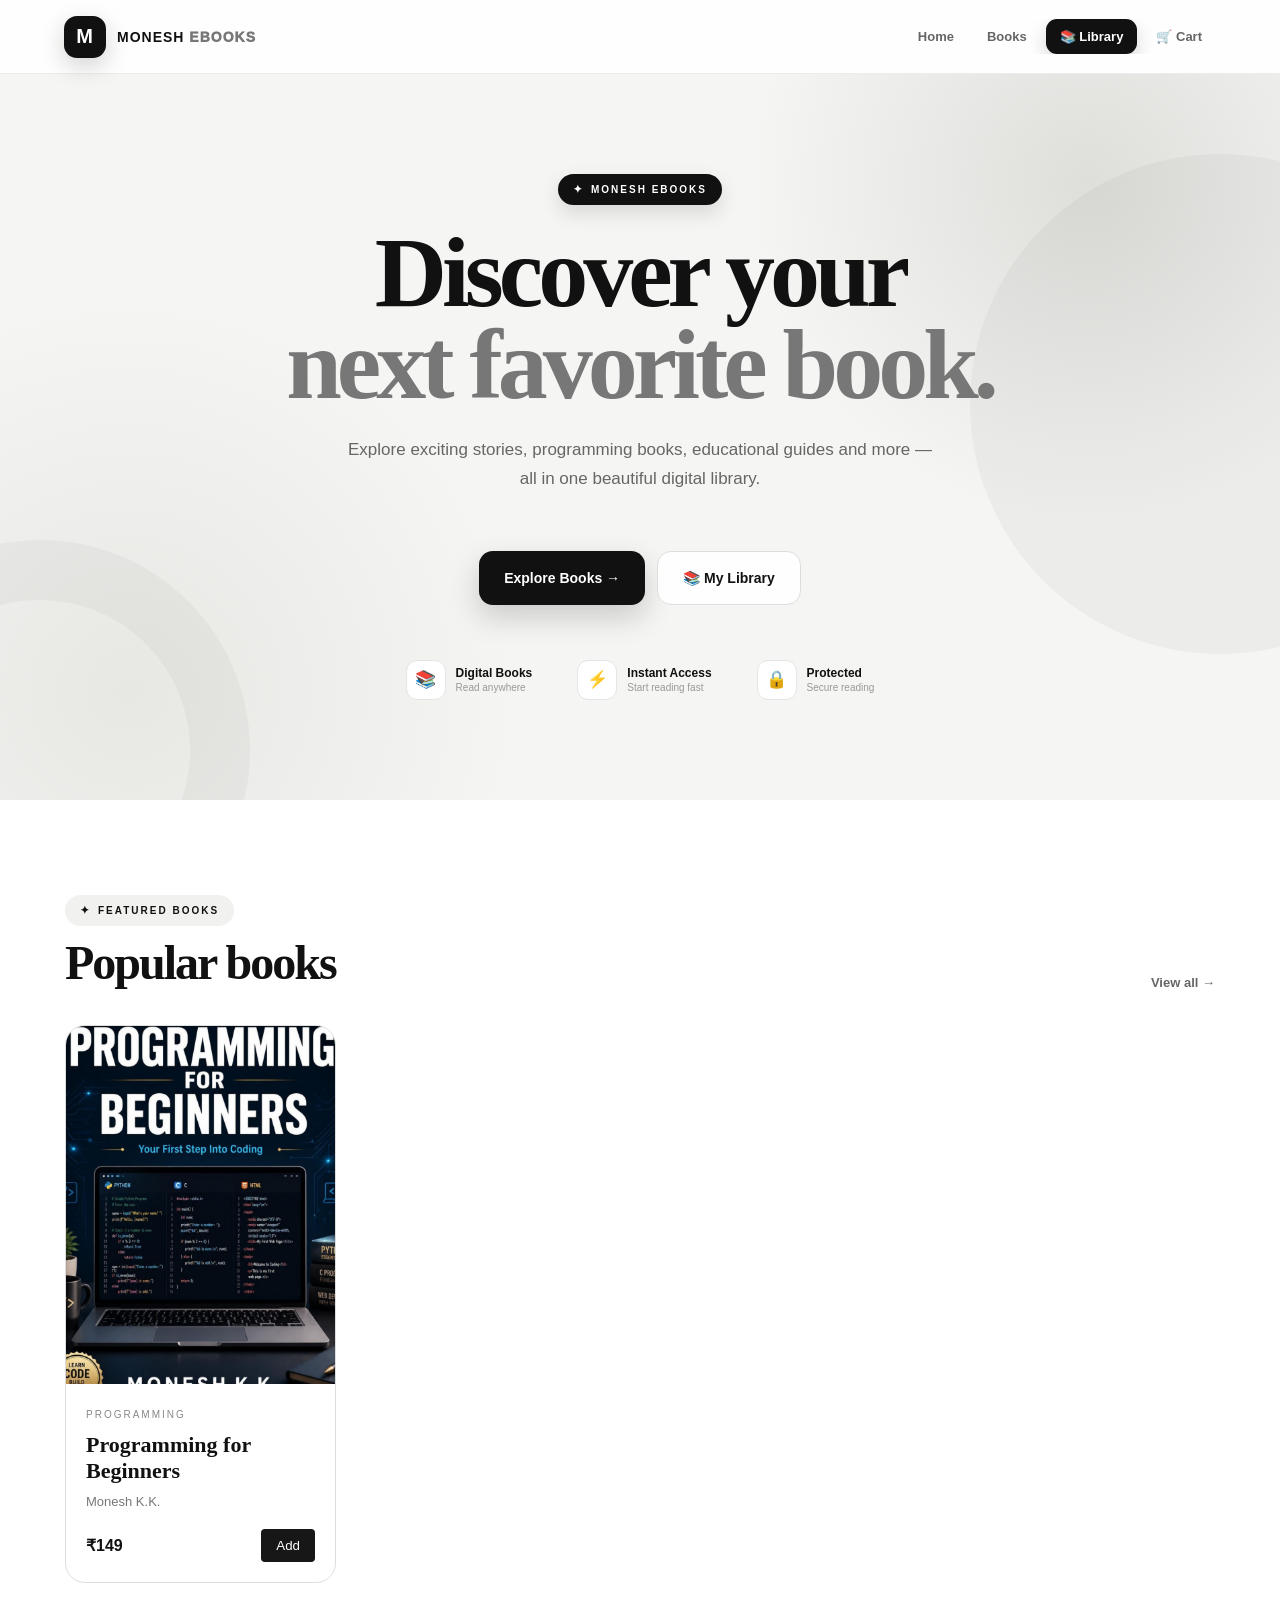
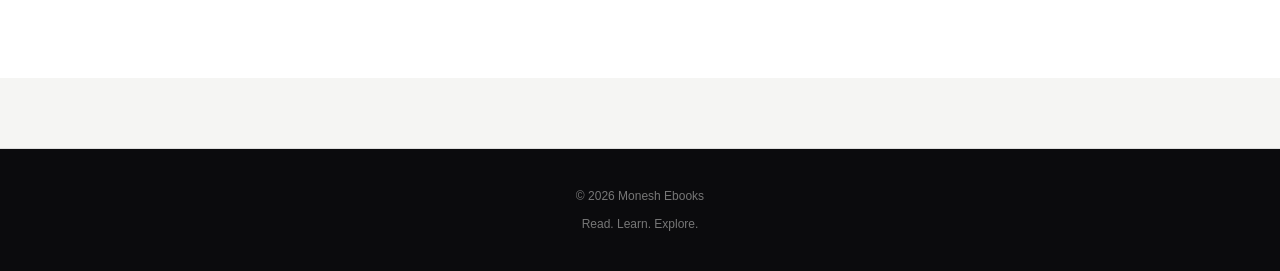
<file: index.html>
<!DOCTYPE html>
<html lang="en">

<head>

    <meta charset="UTF-8">

    <meta name="viewport" content="width=device-width, initial-scale=1.0">

    <meta name="theme-color" content="#0b0b0d">

    <title>Monesh Ebooks</title>

    <link rel="stylesheet" href="css/style.css">

    <style>

        /* =========================
           RESET
        ========================= */

        * {
            margin: 0;
            padding: 0;
            box-sizing: border-box;
        }

        html {
            scroll-behavior: smooth;
        }

        body {
            font-family:
                Inter,
                -apple-system,
                BlinkMacSystemFont,
                "Segoe UI",
                sans-serif;

            background: #f5f5f3;
            color: #111;

            overflow-x: hidden;
        }

        a {
            text-decoration: none;
            color: inherit;
        }


        /* =========================
           HEADER
        ========================= */

        .header {

            position: sticky;

            top: 0;

            z-index: 1000;

            height: 74px;

            display: flex;

            align-items: center;

            justify-content: space-between;

            padding: 0 5%;

            background:
                rgba(255,255,255,0.9);

            backdrop-filter:
                blur(20px);

            -webkit-backdrop-filter:
                blur(20px);

            border-bottom:
                1px solid rgba(0,0,0,0.07);
        }


        /* =========================
           BRAND
        ========================= */

        .brand {

            display: flex;

            align-items: center;

            gap: 11px;

            flex-shrink: 0;

            font-size: 14px;

            font-weight: 800;

            letter-spacing: 1px;
        }


        .brand-mark {

            width: 42px;

            height: 42px;

            display: flex;

            align-items: center;

            justify-content: center;

            border-radius: 13px;

            background: #111;

            color: white;

            font-size: 20px;

            font-weight: 900;

            box-shadow:
                0 8px 25px
                rgba(0,0,0,0.18);
        }


        .brand b {
            font-weight: 950;
        }


        /* =========================
           NAVIGATION
        ========================= */

        .nav {

            display: flex;

            align-items: center;

            gap: 5px;

            overflow-x: auto;

            scrollbar-width: none;
        }


        .nav::-webkit-scrollbar {
            display: none;
        }


        .nav a {

            white-space: nowrap;

            padding: 10px 14px;

            border-radius: 11px;

            color: #666;

            font-size: 13px;

            font-weight: 750;

            transition:
                0.25s;
        }


        .nav a:hover {

            background: #111;

            color: white;

            transform:
                translateY(-2px);
        }


        /* Library button */

        .library-btn {

            background: #111;

            color: white !important;

            box-shadow:
                0 7px 18px
                rgba(0,0,0,0.16);
        }


        .library-btn:hover {

            background: #292929 !important;
        }


        /* =========================
           HERO
        ========================= */

        .hero {

            position: relative;

            min-height: 690px;

            display: flex;

            align-items: center;

            justify-content: center;

            overflow: hidden;

            text-align: center;

            background:

                radial-gradient(
                    circle at 85% 15%,
                    #dededb,
                    transparent 27%
                ),

                radial-gradient(
                    circle at 10% 85%,
                    #e7e7e4,
                    transparent 30%
                ),

                #f5f5f3;
        }


        /* Background circle */

        .hero::before {

            content: "";

            position: absolute;

            width: 500px;

            height: 500px;

            right: -190px;

            top: 80px;

            border-radius: 50%;

            background: #111;

            opacity: .035;
        }


        /* Background ring */

        .hero::after {

            content: "";

            position: absolute;

            width: 300px;

            height: 300px;

            left: -170px;

            bottom: -160px;

            border:
                60px solid #111;

            border-radius: 50%;

            opacity: .035;
        }


        /* =========================
           HERO CONTENT
        ========================= */

        .hero-content {

            position: relative;

            z-index: 2;

            width:
                min(1150px, 90%);

            margin:
                0 auto;

            display: flex;

            flex-direction: column;

            align-items: center;

            justify-content: center;
        }


        /* =========================
           BADGE
        ========================= */

        .kicker {

            display: inline-flex;

            align-items: center;

            gap: 7px;

            margin-bottom: 22px;

            padding: 9px 15px;

            border-radius: 100px;

            background: #111;

            color: white;

            font-size: 10px;

            font-weight: 900;

            letter-spacing: 2px;

            box-shadow:
                0 8px 20px
                rgba(0,0,0,.12);
        }


        .kicker::before {

            content: "✦";

            font-size: 11px;
        }


        /* =========================
           HERO TITLE
        ========================= */

        .hero h1 {

            width: 100%;

            max-width: 1050px;

            margin:
                0 auto;

            text-align: center;

            font-family:
                Georgia,
                "Times New Roman",
                serif;

            font-size:
                clamp(50px, 8vw, 100px);

            line-height:
                .92;

            letter-spacing:
                -5px;

            font-weight:
                900;
        }


        .hero h1 span {

            display: block;

            color: #777;
        }


        /* =========================
           DESCRIPTION
        ========================= */

        .hero-description {

            max-width: 610px;

            margin:
                30px auto 0;

            color: #666;

            font-size: 17px;

            line-height: 1.7;

            text-align: center;
        }


        /* =========================
           HERO BUTTONS
        ========================= */

        .hero-buttons {

            display: flex;

            align-items: center;

            justify-content: center;

            gap: 12px;

            margin-top: 32px;
        }


        .btn {

            min-height: 54px;

            display: inline-flex;

            align-items: center;

            justify-content: center;

            padding:
                0 25px;

            border-radius: 14px;

            font-size: 14px;

            font-weight: 800;

            transition:
                .25s;
        }


        .btn-dark {

            background: #111;

            color: white;

            box-shadow:
                0 12px 30px
                rgba(0,0,0,.18);
        }


        .btn-light {

            background:
                rgba(255,255,255,.9);

            color: #111;

            border:
                1px solid #ddd;
        }


        .btn:hover {

            transform:
                translateY(-4px);

            box-shadow:
                0 15px 30px
                rgba(0,0,0,.14);
        }


        /* =========================
           HERO STATS
        ========================= */

        .hero-stats {

            display: flex;

            align-items: center;

            justify-content: center;

            gap: 45px;

            margin-top: 55px;
        }


        .stat {

            display: flex;

            align-items: center;

            gap: 10px;

            text-align: left;
        }


        .stat-icon {

            width: 40px;

            height: 40px;

            display: flex;

            align-items: center;

            justify-content: center;

            border-radius: 11px;

            background: white;

            border:
                1px solid #e5e5e5;

            font-size: 17px;
        }


        .stat strong {

            display: block;

            font-size: 12px;

            font-weight: 850;
        }


        .stat small {

            display: block;

            margin-top: 2px;

            color: #999;

            font-size: 10px;
        }


        /* =========================
           FEATURED SECTION
        ========================= */

        .section {

            padding:
                95px 0;

            background: white;
        }


        .container {

            width:
                min(1150px, 90%);

            margin:
                auto;
        }


        .section-heading {

            display: flex;

            align-items: end;

            justify-content:
                space-between;

            margin-bottom:
                35px;
        }


        .section-heading .kicker {

            margin-bottom:
                9px;

            background:
                #f1f1ef;

            color:
                #111;

            box-shadow:
                none;
        }


        .section-heading h2 {

            font-size:
                clamp(30px, 5vw, 48px);

            letter-spacing:
                -2px;

            font-weight:
                900;
        }


        .view-all {

            display: inline-flex;

            align-items: center;

            gap: 5px;

            color: #666;

            font-size: 13px;

            font-weight: 800;

            transition:
                .2s;
        }


        .view-all:hover {

            color: #111;

            transform:
                translateX(3px);
        }


        /* =========================
           BOOK GRID
        ========================= */

        .book-grid {

            display: grid;

            grid-template-columns:
                repeat(4, 1fr);

            gap: 22px;
        }


        .book-grid > * {

            min-width: 0;

            border-radius: 20px;

            overflow: hidden;

            transition:
                transform .3s ease,
                box-shadow .3s ease;
        }


        .book-grid > *:hover {

            transform:
                translateY(-8px);

            box-shadow:
                0 20px 45px
                rgba(0,0,0,.12);
        }


        /* =========================
           FOOTER
        ========================= */

        .footer {

            padding:
                40px 20px;

            background:
                #0b0b0d;

            color:
                #777;

            text-align:
                center;

            font-size:
                12px;
        }


        /* =========================
           TABLET
        ========================= */

        @media (max-width: 900px) {

            .header {

                padding:
                    0 25px;
            }


            .hero {

                min-height:
                    620px;
            }


            .hero h1 {

                font-size:
                    70px;

                letter-spacing:
                    -4px;
            }


            .book-grid {

                grid-template-columns:
                    repeat(2, 1fr);
            }

        }


        /* =========================
           MOBILE
        ========================= */

        @media (max-width: 600px) {

            .header {

                height:
                    65px;

                padding:
                    0 12px;

                gap:
                    8px;
            }


            .brand {

                font-size:
                    10px;

                gap:
                    7px;
            }


            .brand-mark {

                width:
                    35px;

                height:
                    35px;

                border-radius:
                    10px;

                font-size:
                    17px;
            }


            .nav {

                flex:
                    1;

                justify-content:
                    flex-end;

                gap:
                    2px;
            }


            .nav a {

                padding:
                    8px 9px;

                font-size:
                    10px;
            }


            .library-btn {

                padding:
                    8px 10px !important;
            }


            /* HERO */

            .hero {

                min-height:
                    650px;

                text-align:
                    center;
            }


            .hero-content {

                width:
                    91%;

                align-items:
                    center;
            }


            .kicker {

                font-size:
                    8px;

                padding:
                    7px 11px;

                margin-bottom:
                    18px;
            }


            .hero h1 {

                max-width:
                    100%;

                font-size:
                    clamp(45px, 14vw, 65px);

                line-height:
                    .95;

                letter-spacing:
                    -3px;
            }


            .hero-description {

                max-width:
                    420px;

                margin-top:
                    22px;

                font-size:
                    14px;

                line-height:
                    1.65;
            }


            .hero-buttons {

                width:
                    100%;

                flex-direction:
                    column;

                align-items:
                    stretch;

                margin-top:
                    27px;
            }


            .btn {

                width:
                    100%;

                min-height:
                    50px;
            }


            /* STATS */

            .hero-stats {

                width:
                    100%;

                gap:
                    8px;

                margin-top:
                    38px;

                justify-content:
                    space-between;
            }


            .stat {

                gap:
                    5px;
            }


            .stat-icon {

                width:
                    31px;

                height:
                    31px;

                border-radius:
                    9px;

                font-size:
                    13px;
            }


            .stat strong {

                font-size:
                    9px;
            }


            .stat small {

                font-size:
                    7px;
            }


            /* BOOK SECTION */

            .section {

                padding:
                    65px 0;
            }


            .container {

                width:
                    92%;
            }


            .section-heading {

                margin-bottom:
                    25px;
            }


            .section-heading h2 {

                font-size:
                    30px;

                letter-spacing:
                    -1.5px;
            }


            .section-heading .kicker {

                font-size:
                    8px;
            }


            .view-all {

                font-size:
                    11px;
            }


            .book-grid {

                grid-template-columns:
                    repeat(2, 1fr);

                gap:
                    12px;
            }


            .book-grid > * {

                border-radius:
                    15px;
            }

        }


        /* =========================
           VERY SMALL PHONES
        ========================= */

        @media (max-width: 380px) {

            .brand span:last-child {

                display:
                    none;
            }


            .nav a {

                padding:
                    7px;

                font-size:
                    9px;
            }


            .hero h1 {

                font-size:
                    44px;

                letter-spacing:
                    -2.5px;
            }


            .hero-stats {

                gap:
                    5px;
            }


            .stat strong {

                font-size:
                    8px;
            }


            .stat small {

                font-size:
                    6px;
            }

        }

    </style>

</head>


<body>


<!-- =========================
     HEADER
========================= -->

<header class="header">


    <a
        href="index.html"
        class="brand"
    >

        <span class="brand-mark">
            M
        </span>

        <span>
            MONESH <b>EBOOKS</b>
        </span>

    </a>


    <nav class="nav">


        <a href="index.html">
            Home
        </a>


        <a href="books.html">
            Books
        </a>


        <a
            href="library.html"
            class="library-btn"
        >
            📚 Library
        </a>


        <a href="cart.html">
            🛒 Cart
        </a>


    </nav>


</header>



<!-- =========================
     HERO
========================= -->

<section class="hero">


    <div class="hero-content">


        <div class="kicker">
            MONESH EBOOKS
        </div>


        <h1>

            Discover your

            <span>
                next favorite book.
            </span>

        </h1>


        <p class="hero-description">

            Explore exciting stories,
            programming books, educational
            guides and more — all in one
            beautiful digital library.

        </p>


        <div class="hero-buttons">


            <a
                href="books.html"
                class="btn btn-dark"
            >
                Explore Books →
            </a>


            <a
                href="library.html"
                class="btn btn-light"
            >
                📚 My Library
            </a>


        </div>


        <div class="hero-stats">


            <div class="stat">

                <div class="stat-icon">
                    📚
                </div>

                <div>

                    <strong>
                        Digital Books
                    </strong>

                    <small>
                        Read anywhere
                    </small>

                </div>

            </div>


            <div class="stat">

                <div class="stat-icon">
                    ⚡
                </div>

                <div>

                    <strong>
                        Instant Access
                    </strong>

                    <small>
                        Start reading fast
                    </small>

                </div>

            </div>


            <div class="stat">

                <div class="stat-icon">
                    🔒
                </div>

                <div>

                    <strong>
                        Protected
                    </strong>

                    <small>
                        Secure reading
                    </small>

                </div>

            </div>


        </div>


    </div>


</section>



<!-- =========================
     FEATURED BOOKS
========================= -->

<section
    class="section"
    id="featured"
>


    <div class="container">


        <div class="section-heading">


            <div>

                <p class="kicker">
                    FEATURED BOOKS
                </p>

                <h2>
                    Popular books
                </h2>

            </div>


            <a
                href="books.html"
                class="view-all"
            >
                View all →
            </a>


        </div>


        <div
            class="book-grid"
            id="featuredBooks"
        ></div>


    </div>


</section>



<!-- =========================
     FOOTER
========================= -->

<footer class="footer">

    © 2026 Monesh Ebooks

    <br><br>

    Read. Learn. Explore.

</footer>



<!-- =========================
     JAVASCRIPT
========================= -->

<script src="js/data.js"></script>

<script src="js/app.js"></script>


<script>

    const featured =
        document.getElementById(
            "featuredBooks"
        );


    if (
        typeof books !== "undefined" &&
        typeof createBookCard === "function"
    ) {

        books
            .slice(0, 4)
            .forEach(book => {

                featured.innerHTML +=
                    createBookCard(book);

            });

    }

</script>


</body>

</html>
</file>
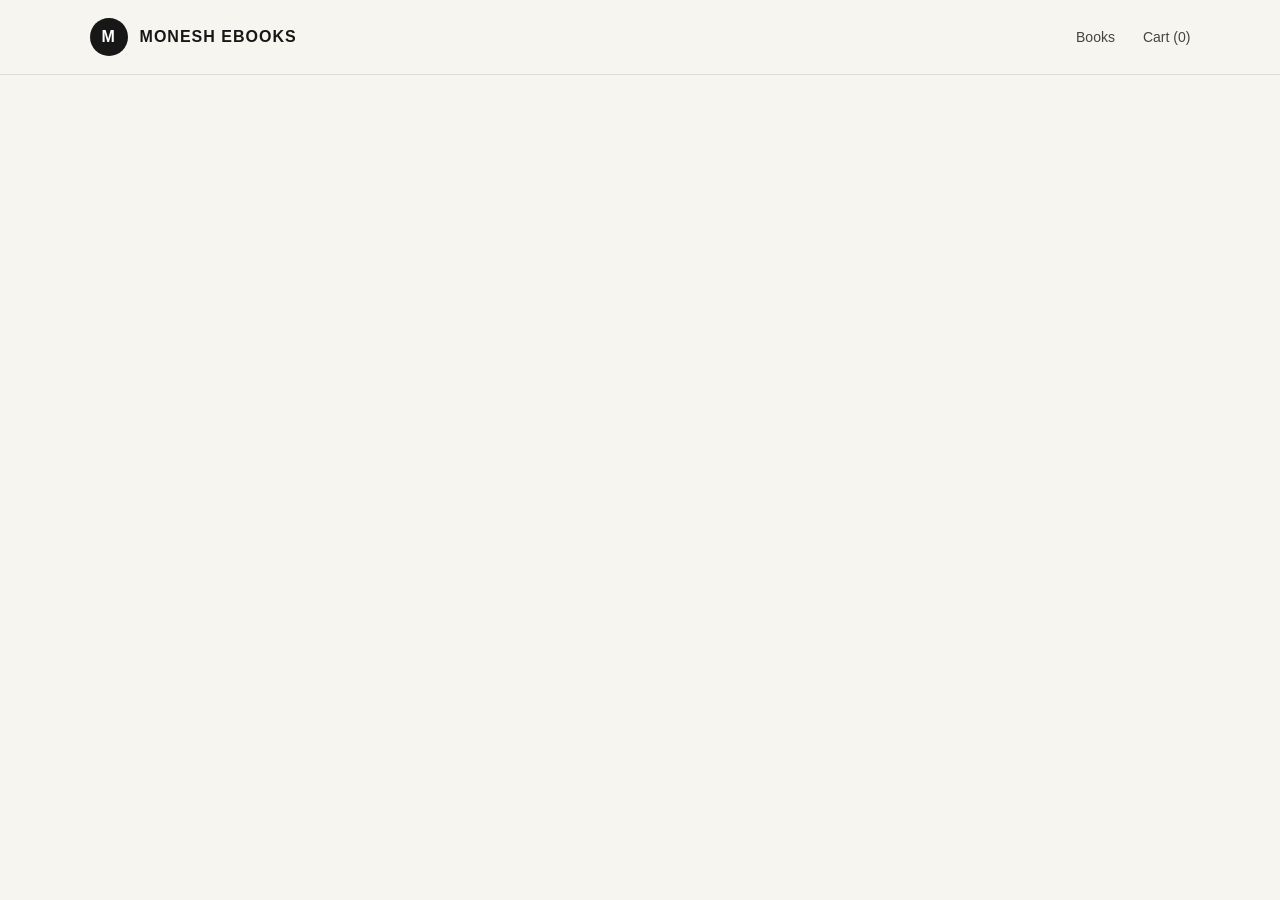
<file: book.html>
<!DOCTYPE html>

<html lang="en">

<head>

    <meta charset="UTF-8">

    <meta
        name="viewport"
        content="width=device-width, initial-scale=1.0"
    >

    <title>Book — Monesh Ebooks</title>

    <link
        rel="stylesheet"
        href="css/style.css"
    >

</head>


<body>


<header class="header">

    <a
        href="index.html"
        class="brand"
    >

        <span class="brand-mark">
            M
        </span>

        MONESH EBOOKS

    </a>


    <nav class="nav">

        <a href="books.html">
            Books
        </a>

        <a href="cart.html">
            Cart (<span class="cart-count">0</span>)
        </a>

    </nav>

</header>


<main class="page">

<div class="container">

    <div
        class="book-detail"
        id="bookDetail"
    ></div>

</div>

</main>


<script src="js/data.js"></script>

<script src="js/app.js"></script>


<script>

const params =
    new URLSearchParams(
        window.location.search
    );


const id =
    params.get("id") || 1;


const book =
    getBook(id);


const container =
    document.getElementById(
        "bookDetail"
    );


if (book) {

    container.innerHTML = `

        <div>

            <img
                src="${book.cover}"
                alt="${book.title}"
            >

        </div>


        <div>

            <p class="kicker">
                ${book.category}
            </p>

            <h1>
                ${book.title}
            </h1>

            <p>
                By ${book.author}
            </p>

            <div class="price">
                ₹${book.price}
            </div>

            <p class="book-description">
                ${book.description}
            </p>

            <p>
                ${book.pages} pages ·
                Rating ${book.rating}/5
            </p>

            <br>

            <a
                href="payment.html?id=${book.id}"
                class="btn btn-dark"
            >
                Buy Now — ₹${book.price}
            </a>

            <button
                class="btn btn-light"
                onclick="addToCart(${book.id})"
            >
                Add to Cart
            </button>

        </div>

    `;

}

</script>


</body>

</html>
</file>
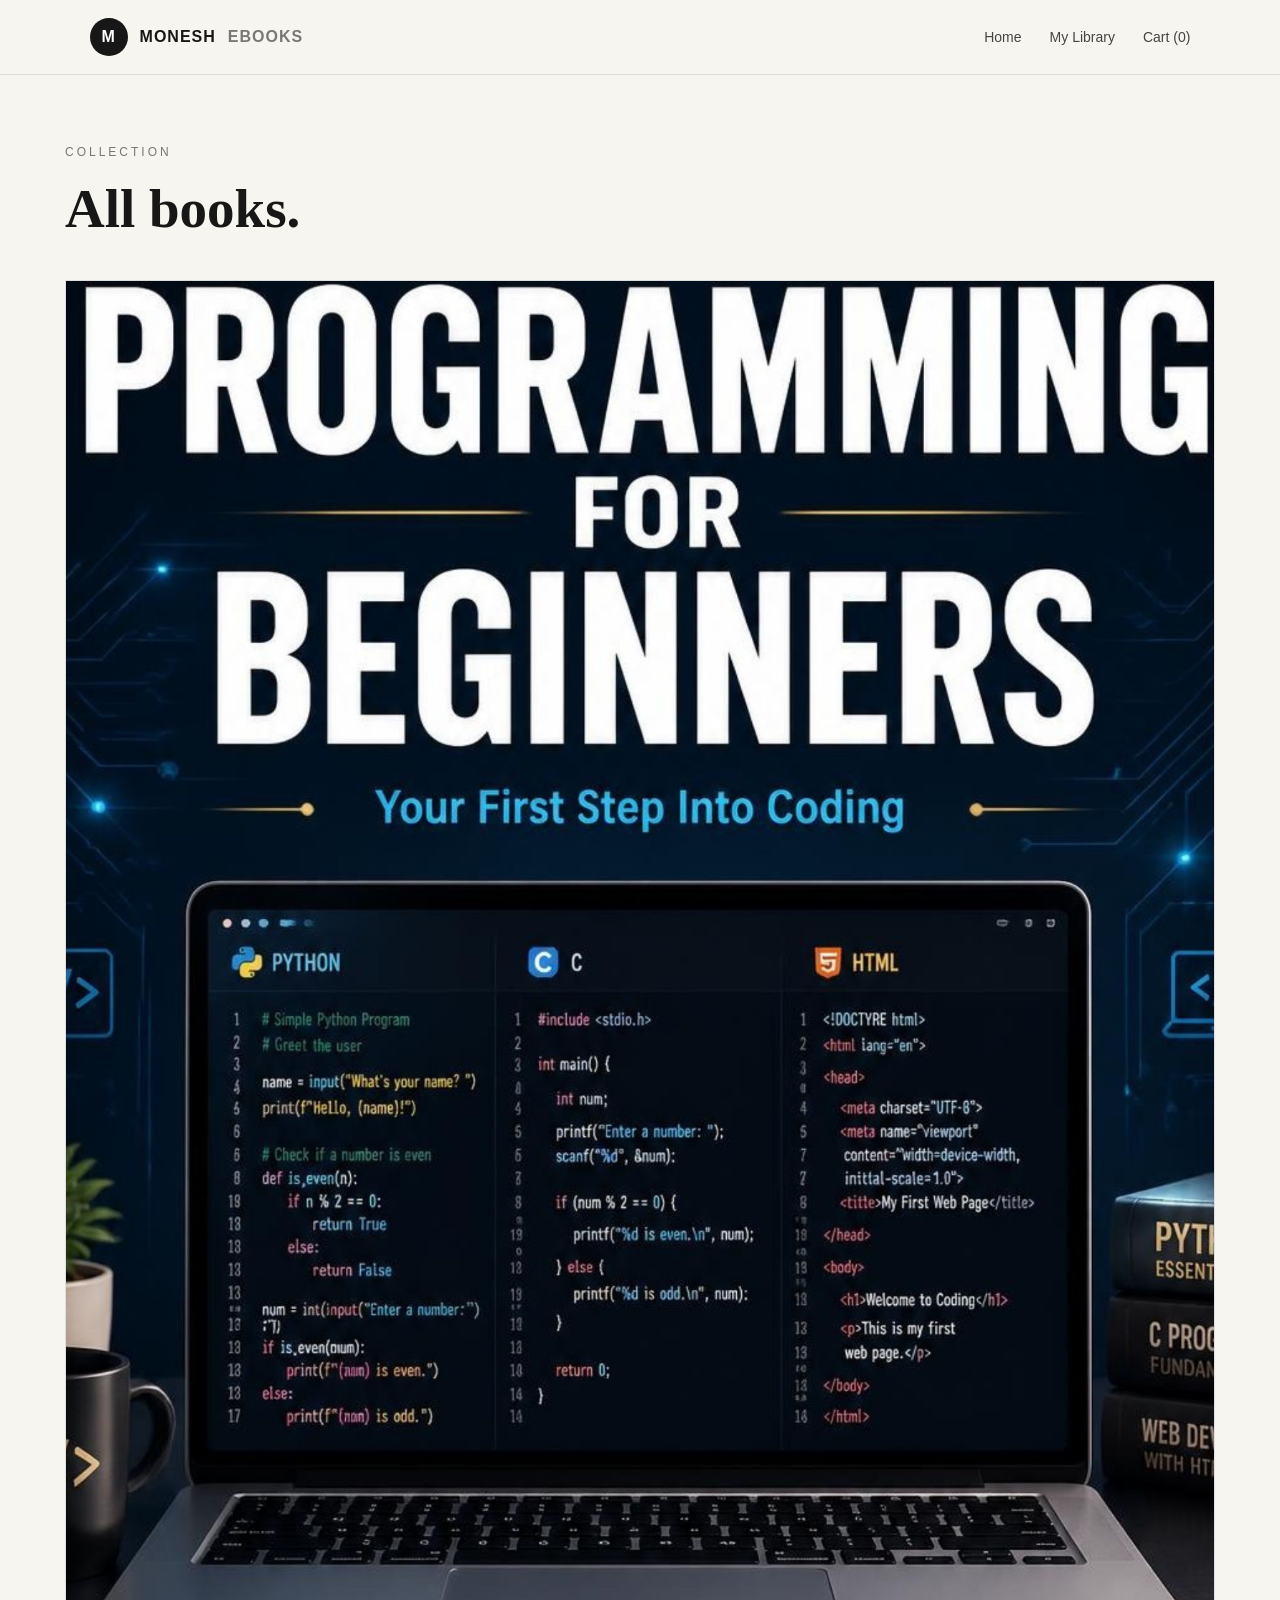
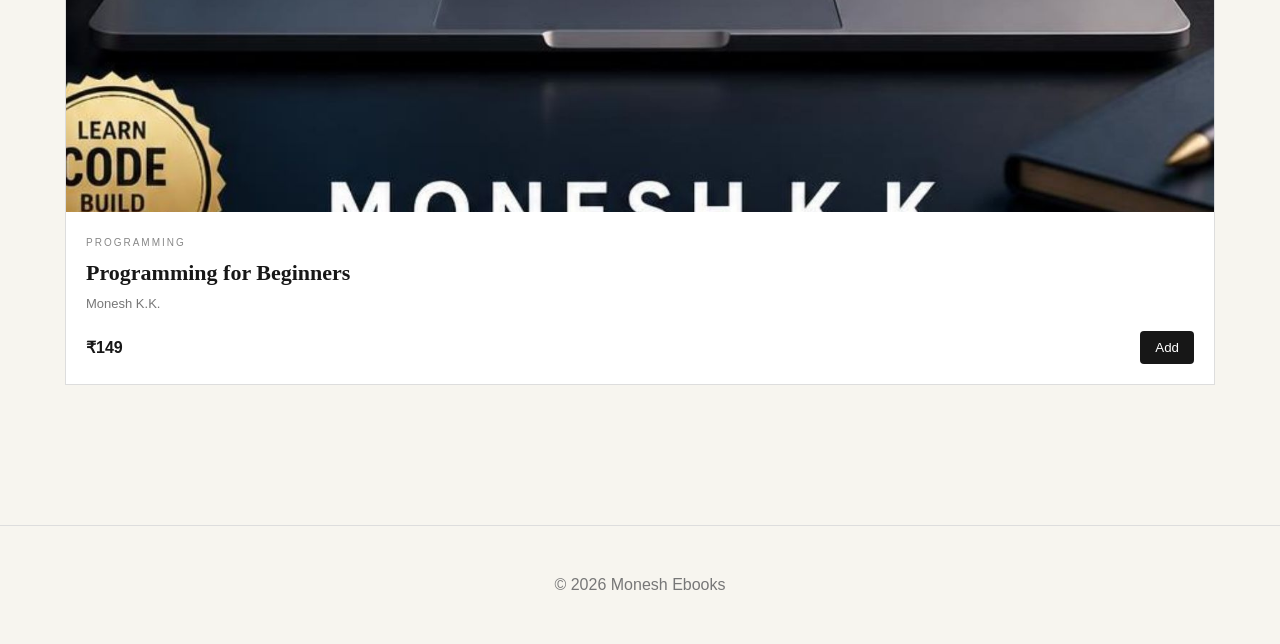
<file: books.html>
<!DOCTYPE html>

<html lang="en">

<head>

    <meta charset="UTF-8">

    <meta
        name="viewport"
        content="width=device-width, initial-scale=1.0"
    >

    <title>Books — Monesh Ebooks</title>

    <link
        rel="stylesheet"
        href="css/style.css"
    >

</head>


<body>


<header class="header">

    <a
        href="index.html"
        class="brand"
    >

        <span class="brand-mark">
            M
        </span>

        MONESH <b>EBOOKS</b>

    </a>


    <nav class="nav">

        <a href="index.html">
            Home
        </a>

        <a href="library.html">
            My Library
        </a>

        <a href="cart.html">
            Cart (<span class="cart-count">0</span>)
        </a>

    </nav>

</header>


<main class="page">

<div class="container">

    <p class="kicker">
        COLLECTION
    </p>

    <h1>
        All books.
    </h1>


    <div
        class="book-grid"
        id="bookGrid"
    ></div>

</div>

</main>


<footer class="footer">
    © 2026 Monesh Ebooks
</footer>


<script src="js/data.js"></script>

<script src="js/app.js"></script>


<script>

const grid =
    document.getElementById(
        "bookGrid"
    );


books.forEach(book => {

    grid.innerHTML +=
        createBookCard(book);

});

</script>


</body>

</html>
</file>
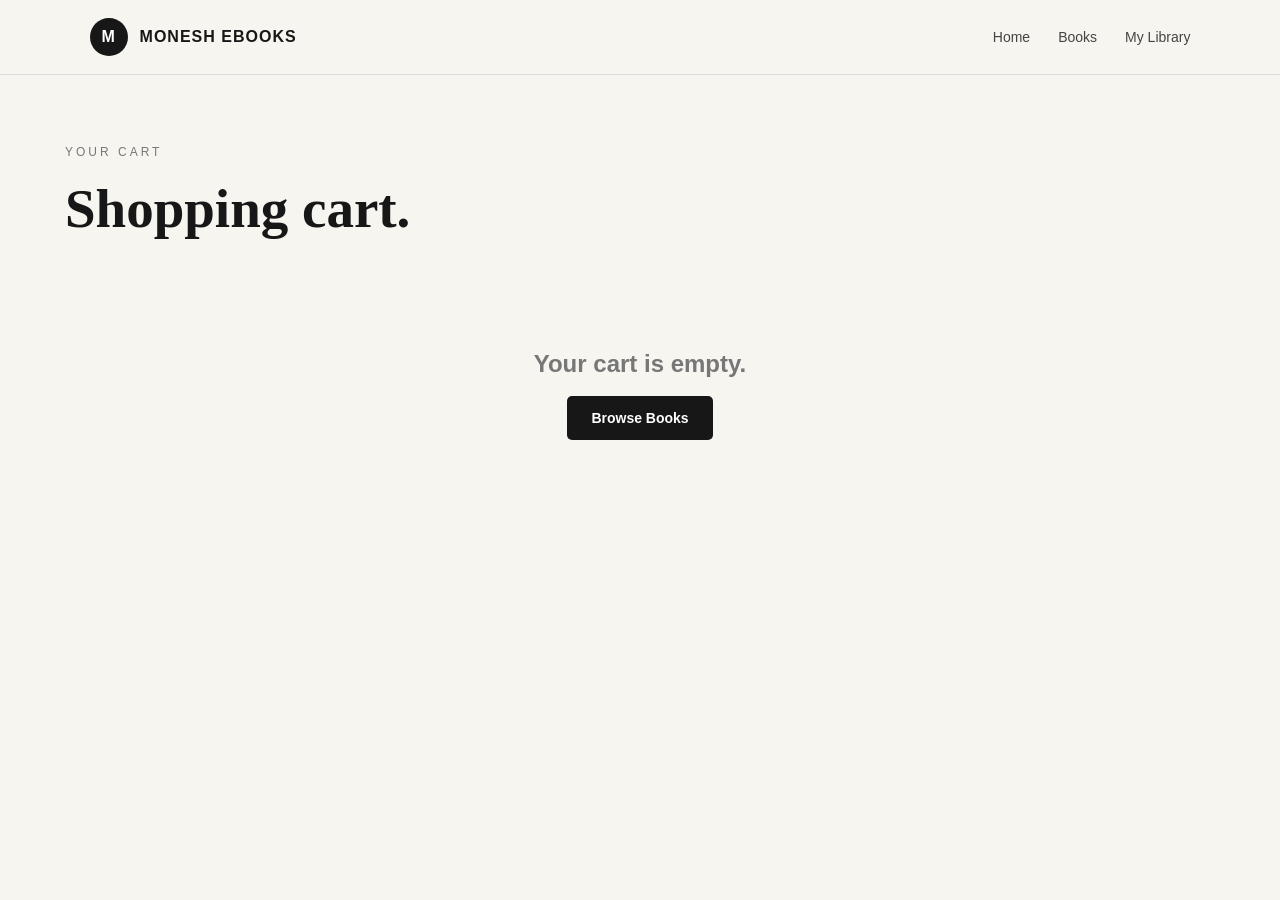
<file: cart.html>
<!DOCTYPE html>

<html lang="en">

<head>

    <meta charset="UTF-8">

    <meta
        name="viewport"
        content="width=device-width, initial-scale=1.0"
    >

    <title>Cart — Monesh Ebooks</title>

    <link
        rel="stylesheet"
        href="css/style.css"
    >

</head>


<body>


<header class="header">

    <a
        href="index.html"
        class="brand"
    >

        <span class="brand-mark">
            M
        </span>

        MONESH EBOOKS

    </a>


    <nav class="nav">

        <a href="index.html">
            Home
        </a>
        
        <a href="books.html">
            Books
        </a>

        <a href="library.html">
            My Library
        </a>

    </nav>

</header>


<main class="page">

<div class="container">

    <p class="kicker">
        YOUR CART
    </p>

    <h1>
        Shopping cart.
    </h1>


    <div id="cartContainer"></div>


</div>

</main>


<script src="js/data.js"></script>

<script src="js/app.js"></script>


<script>

const cart =
    getCart();


const container =
    document.getElementById(
        "cartContainer"
    );


if (cart.length === 0) {

    container.innerHTML = `

        <div class="empty">

            <h2>
                Your cart is empty.
            </h2>

            <br>

            <a
                href="books.html"
                class="btn btn-dark"
            >
                Browse Books
            </a>

        </div>

    `;

} else {

    let total = 0;

    let html = "";


    cart.forEach(id => {

        const book =
            getBook(id);


        if (!book) return;


        total += book.price;


        html += `

            <div class="cart-item">

                <img
                    src="${book.cover}"
                    alt="${book.title}"
                >

                <div>

                    <h3>
                        ${book.title}
                    </h3>

                    <p>
                        ${book.author}
                    </p>

                    <br>

                    <strong>
                        ₹${book.price}
                    </strong>

                    <br><br>

                    <button
                        onclick="removeFromCart(${book.id})"
                    >
                        Remove
                    </button>

                </div>

            </div>

        `;

    });


    html += `

        <div class="cart-total">

            <h2>
                Total: ₹${total}
            </h2>

            <br>

            <a
                href="payment.html?id=${cart[0]}"
                class="btn btn-dark"
            >
                Checkout →
            </a>

        </div>

    `;


    container.innerHTML = html;

}

</script>


</body>

</html>
</file>
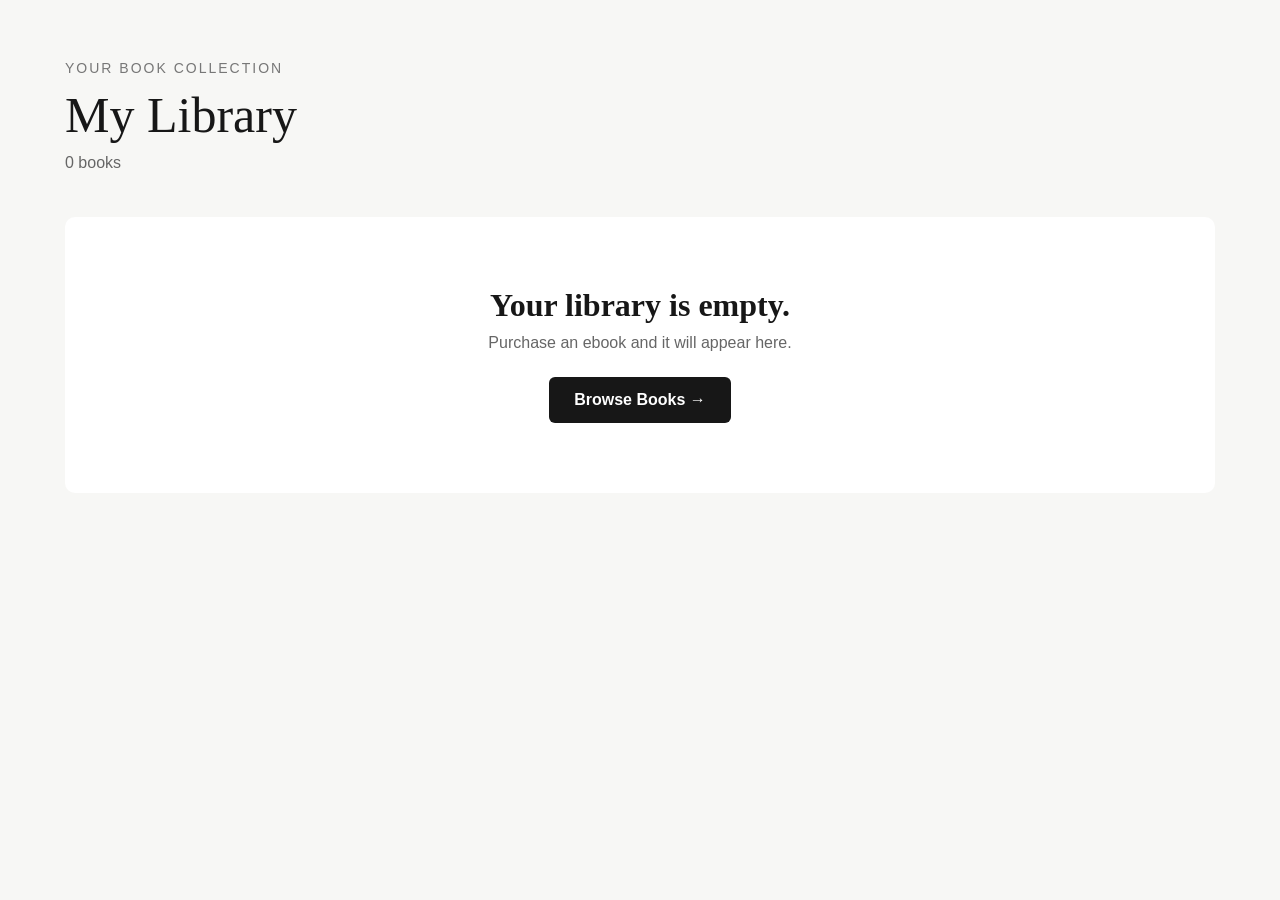
<file: library.html>
<!DOCTYPE html>
<html lang="en">

<head>

    <meta charset="UTF-8">

    <meta
        name="viewport"
        content="width=device-width, initial-scale=1.0"
    >

    <title>My Library | Monesh Ebooks</title>

    <link
        rel="stylesheet"
        href="css/style.css"
    >

    <style>

        * {
            box-sizing: border-box;
        }


        body {

            margin: 0;

            background: #f7f7f5;

            color: #171717;

            font-family: Arial, sans-serif;
        }


        .library-container {

            max-width: 1200px;

            margin: auto;

            padding: 60px 25px;
        }


        .library-header {

            margin-bottom: 45px;
        }


        .library-header p {

            color: #777;

            font-size: 14px;

            letter-spacing: 2px;
        }


        .library-header h1 {

            font-family: Georgia, serif;

            font-size: 50px;

            font-weight: 500;

            margin: 10px 0;
        }


        .library-header span {

            color: #666;
        }


        .library-grid {

            display: grid;

            grid-template-columns:
                repeat(
                    auto-fill,
                    minmax(220px, 1fr)
                );

            gap: 30px;
        }


        .book-card {

            background: white;

            border-radius: 10px;

            overflow: hidden;

            box-shadow:
                0 8px 30px
                rgba(0, 0, 0, 0.07);

            transition:
                transform .2s ease;
        }


        .book-card:hover {

            transform:
                translateY(-5px);
        }


        .book-cover {

            width: 100%;

            height: 300px;

            object-fit: cover;

            display: block;

            background: #eee;
        }


        .book-content {

            padding: 22px;
        }


        .book-category {

            font-size: 11px;

            letter-spacing: 1.5px;

            color: #777;

            text-transform: uppercase;
        }


        .book-title {

            font-family: Georgia, serif;

            font-size: 24px;

            margin: 8px 0;
        }


        .book-author {

            color: #666;

            font-size: 14px;

            margin-bottom: 15px;
        }


        .book-description {

            color: #666;

            font-size: 14px;

            line-height: 1.5;

            margin-bottom: 20px;
        }


        .read-button {

            display: block;

            width: 100%;

            text-align: center;

            padding: 14px;

            background: #171717;

            color: white;

            text-decoration: none;

            border-radius: 6px;

            font-weight: bold;

            transition: .2s;
        }


        .read-button:hover {

            background: #333;
        }


        .empty-library {

            text-align: center;

            background: white;

            padding: 70px 20px;

            border-radius: 10px;
        }


        .empty-library h2 {

            font-family: Georgia, serif;

            font-size: 32px;

            margin-bottom: 10px;
        }


        .empty-library p {

            color: #666;

            margin-bottom: 25px;
        }


        .browse-button {

            display: inline-block;

            background: #171717;

            color: white;

            padding: 14px 25px;

            border-radius: 6px;

            text-decoration: none;

            font-weight: bold;
        }


        .order-info {

            margin-top: 12px;

            font-size: 12px;

            color: #777;
        }


        @media (max-width: 600px) {

            .library-container {

                padding: 40px 15px;
            }


            .library-header h1 {

                font-size: 38px;
            }


            .library-grid {

                grid-template-columns:
                    repeat(2, 1fr);

                gap: 15px;
            }


            .book-cover {

                height: 230px;
            }


            .book-content {

                padding: 15px;
            }


            .book-title {

                font-size: 19px;
            }

        }

    </style>

</head>


<body>


<div class="library-container">


    <!-- HEADER -->

    <div class="library-header">

        <p>
            YOUR BOOK COLLECTION
        </p>

        <h1>
            My Library
        </h1>

        <span id="libraryCount">
            0 books
        </span>

    </div>



    <!-- BOOKS -->

    <div
        id="libraryGrid"
        class="library-grid"
    ></div>



    <!-- EMPTY -->

    <div
        id="emptyLibrary"
        class="empty-library"
        style="display:none;"
    >

        <h2>
            Your library is empty.
        </h2>

        <p>
            Purchase an ebook and it
            will appear here.
        </p>

        <a
            href="books.html"
            class="browse-button"
        >

            Browse Books →

        </a>

    </div>

</div>



<script src="js/data.js"></script>


<script>


// ========================================
// GET LIBRARY
// ========================================

const libraryIds =
    JSON.parse(
        localStorage.getItem(
            "library"
        ) || "[]"
    );


// ========================================
// FIND BOOKS
// ========================================

const myBooks =
    books.filter(
        book =>
            libraryIds.includes(book.id)
    );


// ========================================
// ELEMENTS
// ========================================

const grid =
    document.getElementById(
        "libraryGrid"
    );


const empty =
    document.getElementById(
        "emptyLibrary"
    );


const count =
    document.getElementById(
        "libraryCount"
    );


// ========================================
// COUNT
// ========================================

count.textContent =

    myBooks.length +

    (
        myBooks.length === 1
            ? " book"
            : " books"
    );


// ========================================
// EMPTY LIBRARY
// ========================================

if (myBooks.length === 0) {

    empty.style.display =
        "block";

}


// ========================================
// DISPLAY BOOKS
// ========================================

myBooks.forEach(
    book => {


        const card =
            document.createElement(
                "article"
            );


        card.className =
            "book-card";


        card.innerHTML = `

            <img
                src="${book.cover}"
                alt="${book.title}"
                class="book-cover"
            >


            <div class="book-content">

                <div class="book-category">

                    ${book.category}

                </div>


                <h2 class="book-title">

                    ${book.title}

                </h2>


                <div class="book-author">

                    By ${book.author}

                </div>


                <p class="book-description">

                    ${book.description}

                </p>


                <a
    href="reader.html?id=${book.id}"
    class="read-button"
>
    📖 Read Ebook →
</a>


                <div class="order-info">

                    ✓ Purchased

                </div>

            </div>

        `;


        grid.appendChild(card);

    }
);

</script>


</body>

</html>
</file>
<file: css/style.css>
* {
    margin: 0;
    padding: 0;
    box-sizing: border-box;
}


body {
    font-family: Arial, Helvetica, sans-serif;
    background: #f7f5ef;
    color: #171717;
}


a {
    text-decoration: none;
    color: inherit;
}


img {
    max-width: 100%;
    display: block;
}


.header {
    height: 75px;
    padding: 0 7%;
    display: flex;
    align-items: center;
    justify-content: space-between;

    background: #f7f5ef;

    border-bottom: 1px solid #ddd;
}


.brand {
    display: flex;
    align-items: center;
    gap: 12px;

    font-size: 16px;
    font-weight: 700;
    letter-spacing: 1px;
}


.brand-mark {
    width: 38px;
    height: 38px;

    display: grid;
    place-items: center;

    background: #171717;
    color: white;

    border-radius: 50%;
}


.brand b {
    color: #777;
}


.nav {
    display: flex;
    gap: 28px;
}


.nav a {
    font-size: 14px;
    color: #444;
}


.nav a:hover {
    color: #000;
}


.container {
    width: min(1150px, 90%);
    margin: auto;
}


.hero {
    padding: 100px 0;
    text-align: center;
}


.kicker {
    font-size: 12px;
    letter-spacing: 3px;
    color: #777;
    margin-bottom: 18px;
}


.hero h1 {
    font-family: Georgia, serif;
    font-size: clamp(45px, 7vw, 85px);
    font-weight: 500;
    line-height: 1;
}


.hero p {
    max-width: 600px;
    margin: 25px auto;
    color: #666;
    line-height: 1.7;
}


.btn {
    display: inline-block;
    padding: 14px 24px;

    border-radius: 5px;

    font-weight: 700;
    font-size: 14px;
}


.btn-dark {
    background: #171717;
    color: white;
}


.btn-light {
    border: 1px solid #ccc;
}


.section {
    padding: 70px 0;
}


.section-heading {
    display: flex;
    justify-content: space-between;
    align-items: end;
    margin-bottom: 35px;
}


.section-heading h2 {
    font-family: Georgia, serif;
    font-size: 40px;
    font-weight: 500;
}


.book-grid {
    display: grid;
    grid-template-columns:
        repeat(auto-fit, minmax(220px, 1fr));

    gap: 30px;
}


.book-card {
    background: white;
    border: 1px solid #ddd;

    transition:
        transform .2s,
        box-shadow .2s;
}


.book-card:hover {
    transform: translateY(-5px);

    box-shadow:
        0 15px 35px rgba(0,0,0,.08);
}


.book-card img {
    width: 100%;
    aspect-ratio: 3 / 4;
    object-fit: cover;
}


.book-info {
    padding: 20px;
}


.category {
    font-size: 10px;
    letter-spacing: 2px;
    text-transform: uppercase;
    color: #888;
}


.book-info h3 {
    font-family: Georgia, serif;
    font-size: 22px;
    margin: 10px 0;
}


.book-info p {
    color: #777;
    font-size: 13px;
}


.book-bottom {
    margin-top: 20px;

    display: flex;
    justify-content: space-between;
    align-items: center;
}


.book-bottom button {
    background: #171717;
    color: white;

    border: none;

    padding: 9px 15px;

    cursor: pointer;

    border-radius: 4px;
}


.page {
    padding: 70px 0;
    min-height: 70vh;
}


.page h1 {
    font-family: Georgia, serif;
    font-size: 55px;
    margin-bottom: 40px;
}


.book-detail {
    display: grid;

    grid-template-columns:
        350px 1fr;

    gap: 60px;
}


.book-detail img {
    width: 100%;
}


.book-detail h1 {
    margin-bottom: 15px;
}


.book-description {
    color: #666;
    line-height: 1.8;
    margin: 25px 0;
}


.price {
    font-size: 32px;
    font-weight: 700;
    margin: 25px 0;
}


.payment-page {
    max-width: 900px;
    margin: auto;
    padding: 70px 20px;
}


.payment-box {
    display: grid;

    grid-template-columns:
        1fr 1fr;

    gap: 40px;

    background: white;

    padding: 40px;

    border: 1px solid #ddd;
}


.payment-book {
    padding-right: 40px;
    border-right: 1px solid #ddd;
}


.payment-book h2 {
    font-family: Georgia, serif;
    font-size: 35px;
    margin: 15px 0;
}


.amount {
    font-size: 35px;
    font-weight: 700;
    margin: 20px 0;
}


.qr-box {
    text-align: center;
}


.qr-box img {
    width: 270px;
    height: 270px;

    object-fit: contain;

    margin: 20px auto;

    border: 8px solid white;

    box-shadow:
        0 10px 30px rgba(0,0,0,.12);
}


.upi-id {
    background: #f1efe8;

    padding: 13px;

    font-size: 13px;

    border-radius: 5px;
}


.payment-form {
    margin-top: 25px;
}


.payment-form label {
    display: block;

    text-align: left;

    font-size: 13px;

    margin-bottom: 8px;
}


.payment-form input {
    width: 100%;

    padding: 14px;

    border: 1px solid #ccc;

    border-radius: 5px;

    margin-bottom: 15px;
}


.payment-form button {
    width: 100%;

    padding: 14px;

    background: #171717;

    color: white;

    border: none;

    border-radius: 5px;

    cursor: pointer;

    font-weight: 700;
}


.cart-item {
    background: white;

    padding: 20px;

    margin-bottom: 15px;

    border: 1px solid #ddd;

    display: flex;

    align-items: center;

    gap: 20px;
}


.cart-item img {
    width: 90px;
    height: 120px;

    object-fit: cover;
}


.cart-total {
    margin-top: 30px;

    padding: 25px;

    background: white;

    border: 1px solid #ddd;

    text-align: right;
}


.empty {
    text-align: center;

    padding: 70px 20px;

    color: #777;
}


.footer {
    padding: 50px 7%;

    border-top: 1px solid #ddd;

    margin-top: 70px;

    color: #777;

    text-align: center;
}


@media(max-width:700px) {

    .header {
        padding: 0 5%;
    }


    .nav {
        display: none;
    }


    .hero {
        padding: 70px 0;
    }


    .book-detail {
        grid-template-columns: 1fr;
    }


    .payment-box {
        grid-template-columns: 1fr;
    }


    .payment-book {
        border-right: none;

        border-bottom: 1px solid #ddd;

        padding-right: 0;

        padding-bottom: 30px;
    }


    .page h1 {
        font-size: 42px;
    }

}
</file>
